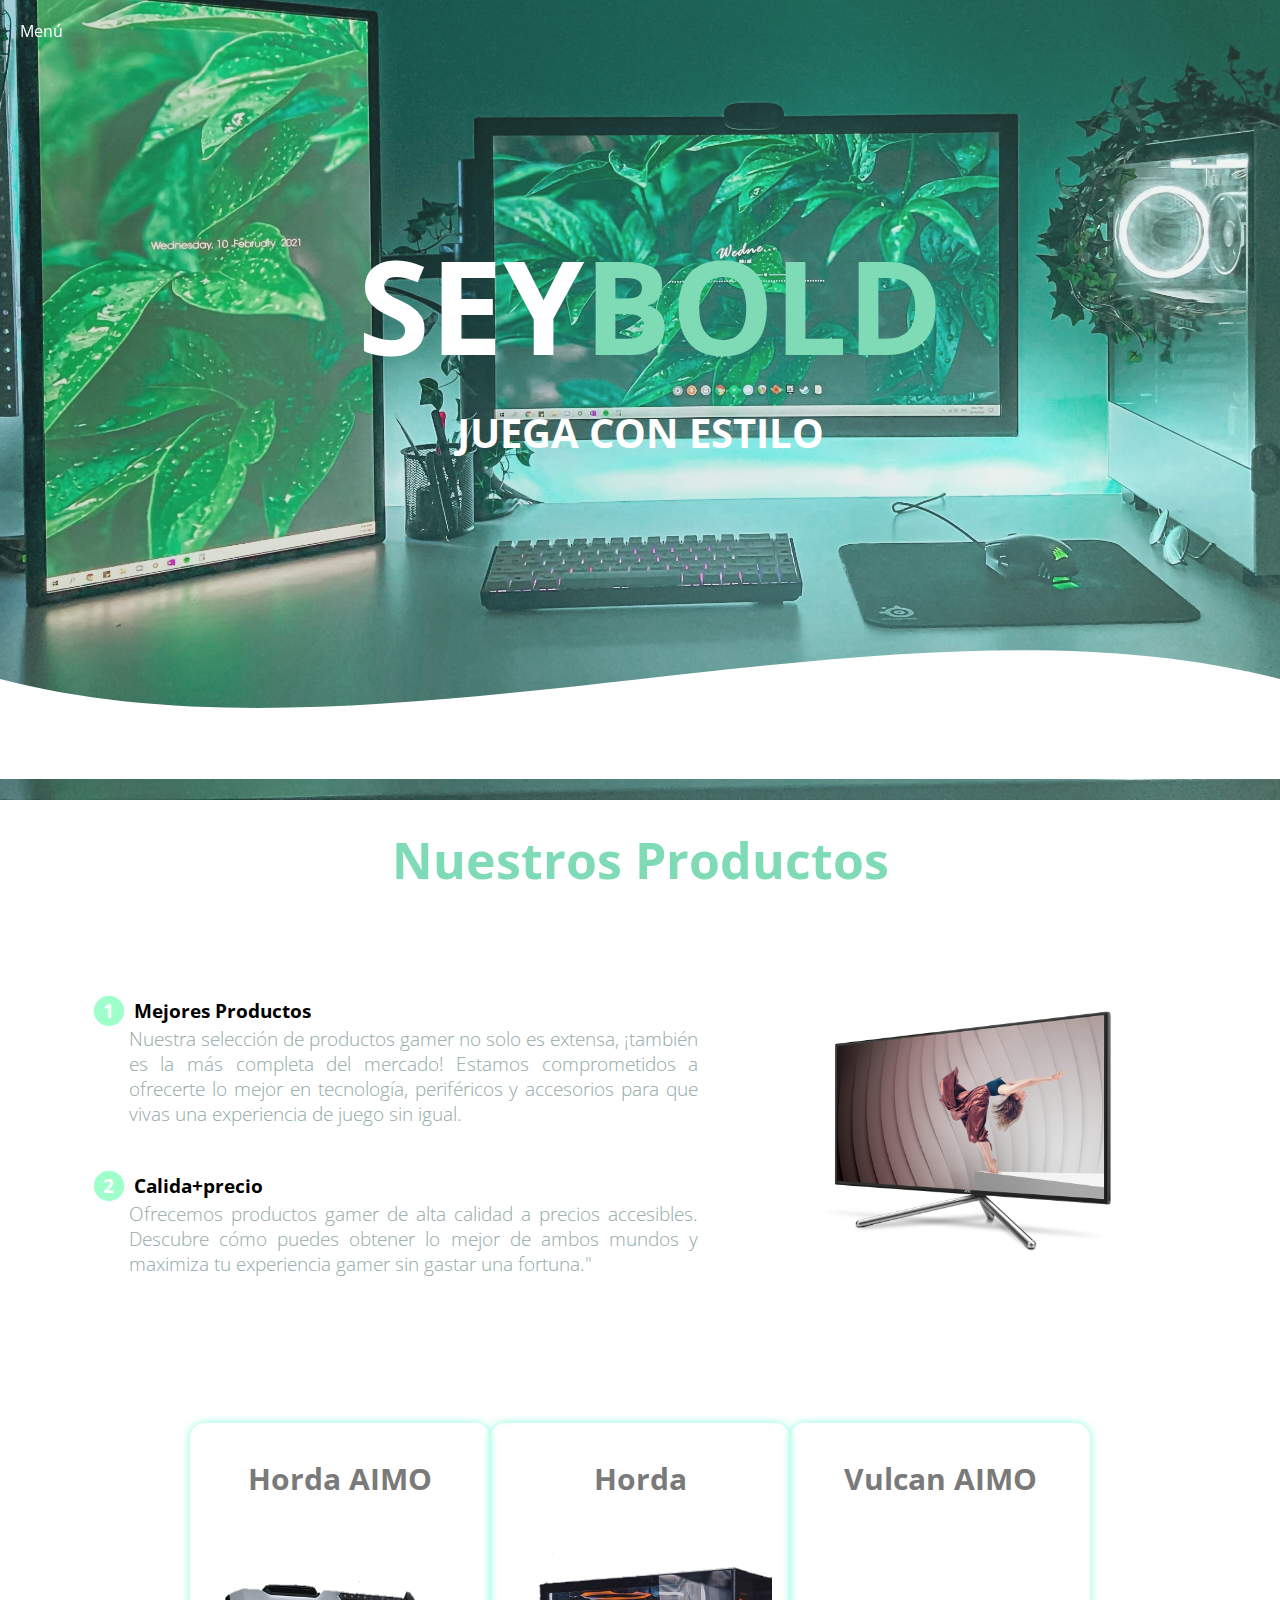
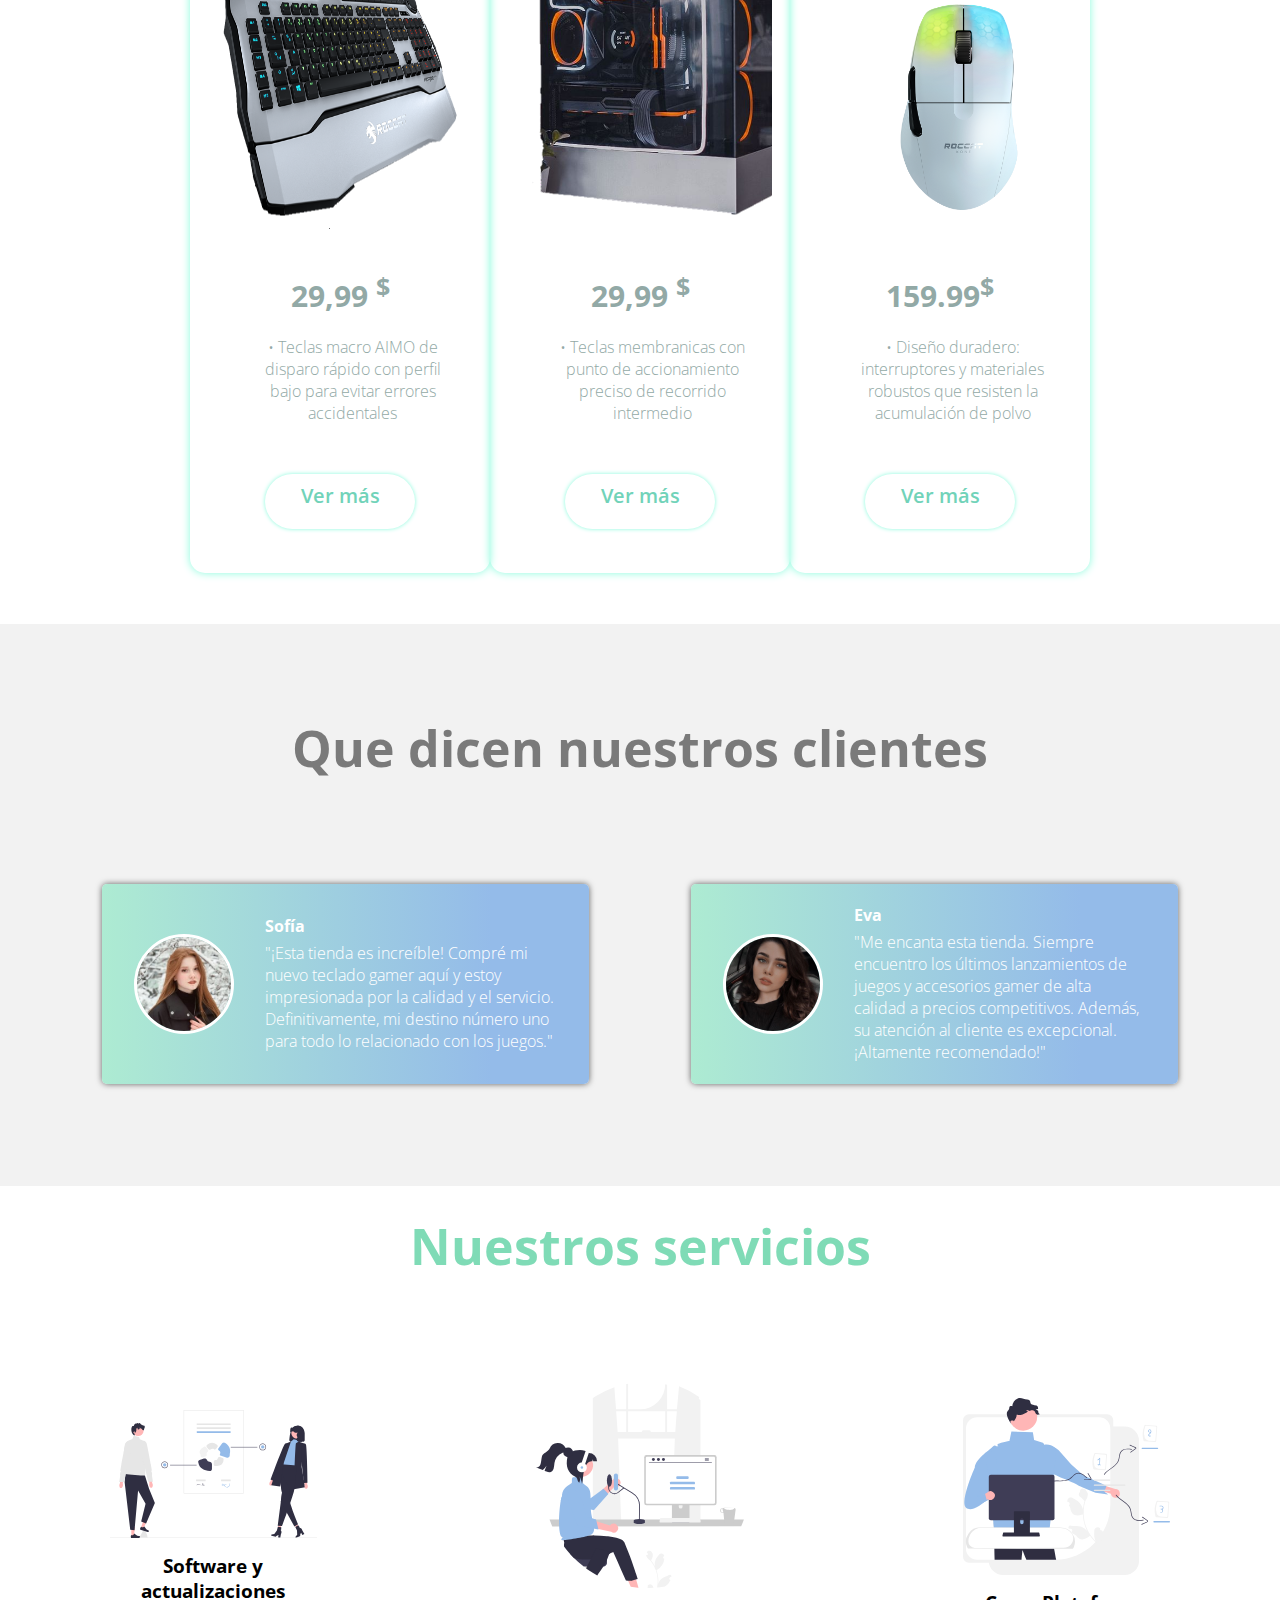
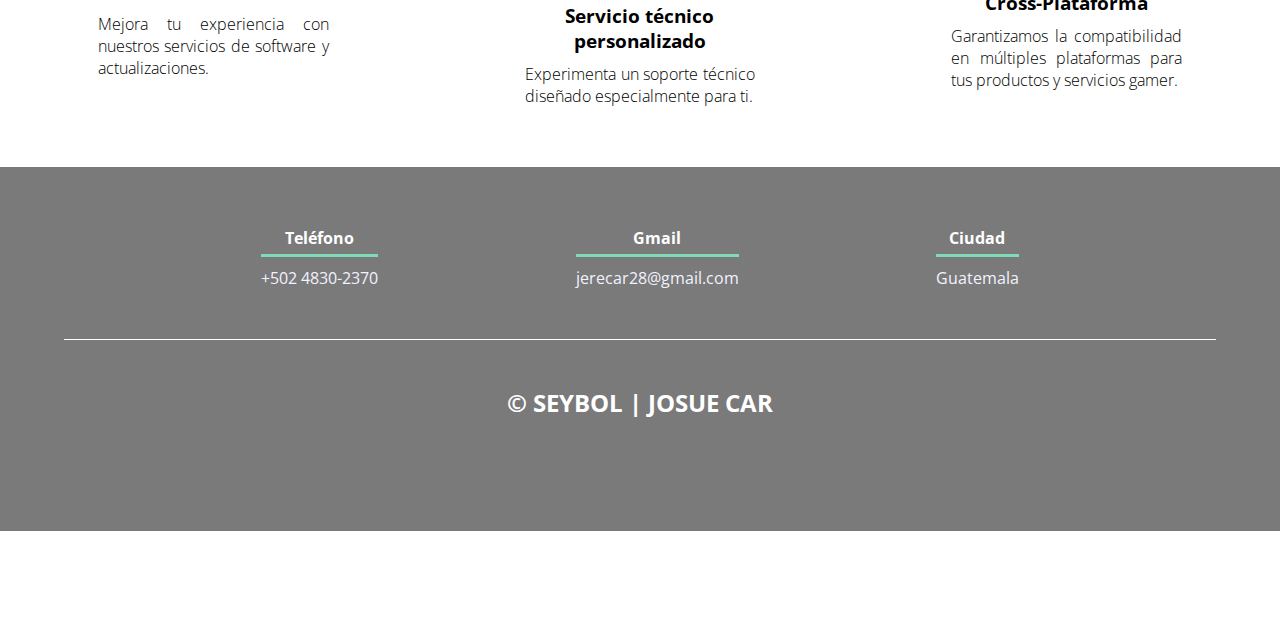
<file: index.html>
<!DOCTYPE html>
<html lang="es">

<head>
    <meta charset="UTF-8">
    <meta name="viewport" content="width=device-width, initial-scale=1.0">
    <meta http-equiv="X-UA-Compatible" content="ie=edge">
    <title>Landing Page</title>
    <link rel="stylesheet" href="estilos.css">
    <link href="https://fonts.googleapis.com/css?family=Open+Sans:300,400,700,800&display=swap" rel="stylesheet"> 
</head>

<body>
    <header>
        <div class="container">
            <nav>
                <a href="#" id="icono" class="icono">Menú</a>
                <div class="enlaces uno" id="enlaces">
                    <a href="#productos1">Productos</a>
                    <a href="#galeriapre">Galería</a>
                    <a href="#clientes1">Servicios</a>
                    <a href="">ㅤ</a>
                </div>
            </nav>
            <div class="textos">
                <h1>SEY<span>BOLD</span> </h1>
                <h2>JUEGA CON ESTILO</h2>
                
            </div>
        </div>
    </header>
    <div class="wave">
        <div style="height: 150px; overflow: hidden;" ><svg viewBox="0 0 500 150" preserveAspectRatio="none" style="height: 100%; width: 100%;"><path d="M-0.00,50.10 C150.00,150.33 349.20,-50.10 500.00,50.10 L500.00,150.33 L-0.00,150.33 Z" style="stroke: none; fill: #fff;"></path></svg></div>   
    </div>


    <main>  
        <section class="galeria" >
        
        <!--Nuestros productos-->
        <section class="contenedor sobre-nosotros" id="productos1">
            <h2 class="titulo">Nuestros Productos</h2>
            <div class="contenedor-sobre-nosotros">


                
                <div class="contenido-textos">
                    <h3>
                        <span>1</span> Mejores Productos
                        <p>Nuestra selección de productos gamer no solo es extensa, ¡también es la más completa del mercado! Estamos comprometidos a ofrecerte lo mejor en tecnología, periféricos y accesorios para que vivas una experiencia de juego sin igual.</p>
                    </h3>
                    <h3>
                        <span>2</span> Calida+precio
                        <p>Ofrecemos productos gamer de alta calidad a precios accesibles. Descubre cómo puedes obtener lo mejor de ambos mundos y maximiza tu experiencia gamer sin gastar una fortuna."</p>
                    </h3>
                </div>
                <div class="slider">
                    <ul>
                        <li>   
                             <img src="imagenes/monitor1.png" alt="" class="imagen-about-us">
                        </li>
                        <li>
                            <img src="imagenes/teclado2.png" alt="" class="imagen-about-us">
                        </li>
                        <li>     
                            <img src="imagenes/silla2.png" alt="" class="imagen-about-us"></li>
                        <li>
                            <img src="imagenes/audi6.png" alt="" class="imagen-about-us">                        
                        </li>
                    </ul>
                </div>
            </div>
        </section>





        
        <!--PRODUCTOS GALERIA-->
        
            <div class="contenedorr"  >
                <div class="tabla" id="galeriapre">
                    <h2 id="teclado">Horda AIMO</h2>
                    <img src="imagenes/teclado61.png" alt=""  height="90%"  width="100%" class="imgproducto">
                    <h3 class="sup">29,99 <sup>$</sup> </h3>
                    <p>•  Teclas macro AIMO de disparo rápido con perfil bajo para evitar errores accidentales</p>
                    <a href="productos.html" class="boton" >Ver más</a>
                </div>
        
                <div class="tabla filtro teclado">
                    <h2>Horda</h2>
                    <img src="imagenes/case1.png" alt="" class="imgproducto">
                    <h3>   29,99 <sup>$</sup></h3>
                    <p>• Teclas membranicas con punto de accionamiento preciso de recorrido intermedio</p>
                    <a href="productos.html" class="boton" >Ver más</a>
                </div>
        
                <div class="tabla filtro teclado">
                    <h2>Vulcan AIMO</h2>
                    <img src="imagenes/producto5.png" alt="" class="imgproducto">
                    <h3>159.99<sup>$</sup> </h3>
                    <p>• Diseño duradero: interruptores y materiales robustos que resisten la acumulación de polvo</p>
                    
                    <a href="productos.html" class="boton" >Ver más</a>
                </div>
            </div>
        
        



       
           <!--CLIENTES-->
           <section class="clientes contenedor" >
            <h2 class="titulo" >Que dicen nuestros clientes</h2>
            <div class="cards">
                <div class="card">
                    <img src="imagenes/cliente3.jpg" alt="">
                    <div class="contenido-texto-card">
                        <h4>Sofía</h4>
                        <p>"¡Esta tienda es increíble! Compré mi nuevo teclado gamer aquí y estoy impresionada por la calidad y el servicio. Definitivamente, mi destino número uno para todo lo relacionado con los juegos." </p>
                    </div>
                </div>
                <div class="card">
                    <img src="imagenes/cliente4.jpg" alt="">
                    <div class="contenido-texto-card">
                        <h4>Eva</h4>
                        <p>"Me encanta esta tienda. Siempre encuentro los últimos lanzamientos de juegos y accesorios gamer de alta calidad a precios competitivos. Además, su atención al cliente es excepcional. ¡Altamente recomendado!"</p>
                    </div>
                </div>
            </div>
        </section>

        <section class="about-services" id="clientes1">
            <div class="contenedor">
                <h2 class="titulo">Nuestros servicios</h2>
                <div class="servicio-cont">
                    <div class="servicio-ind">
                        <img src="imagenes/productos.svg" alt="">
                        <h3>Software y actualizaciones</h3>
                        <p>Mejora tu experiencia con nuestros servicios de software y actualizaciones.</p>
                    </div>
                    <div class="servicio-ind">
                        <img src="imagenes/undraw_podcast_re_wr88 (1).svg" alt="">
                        <h3>Servicio técnico personalizado</h3>
                        <p>Experimenta un soporte técnico diseñado especialmente para ti.</p>
                    </div>
                    <div class="servicio-ind">
                        <img src="imagenes/undraw_dev_productivity_re_fylf (1).svg" alt="">
                        <h3>Cross-Plataforma</h3>
                        <p>Garantizamos la compatibilidad en múltiples plataformas para tus productos y servicios gamer.</p>
                    </div>
                </div>
            </div>
            
        </section>
        <footer>
    
            <div class="contenedor-footer" >
                <div class="content-foo">
                    <h4>Teléfono</h4>
                    <p>+502 4830-2370</p>
                </div>
                <div class="content-foo">
                    <h4>Gmail</h4>
                    <p>jerecar28@gmail.com</p>
                </div>
                <div class="content-foo">
                    <h4>Ciudad</h4>
                    <p>Guatemala</p>
                </div>
            </div>
            <h2 class="titulo-final">&copy; SEYBOL | JOSUE CAR</h2>
        
        </footer>
    </section>
  
</main>

    <script src="script.js"></script>

</body>

</html>
</file>
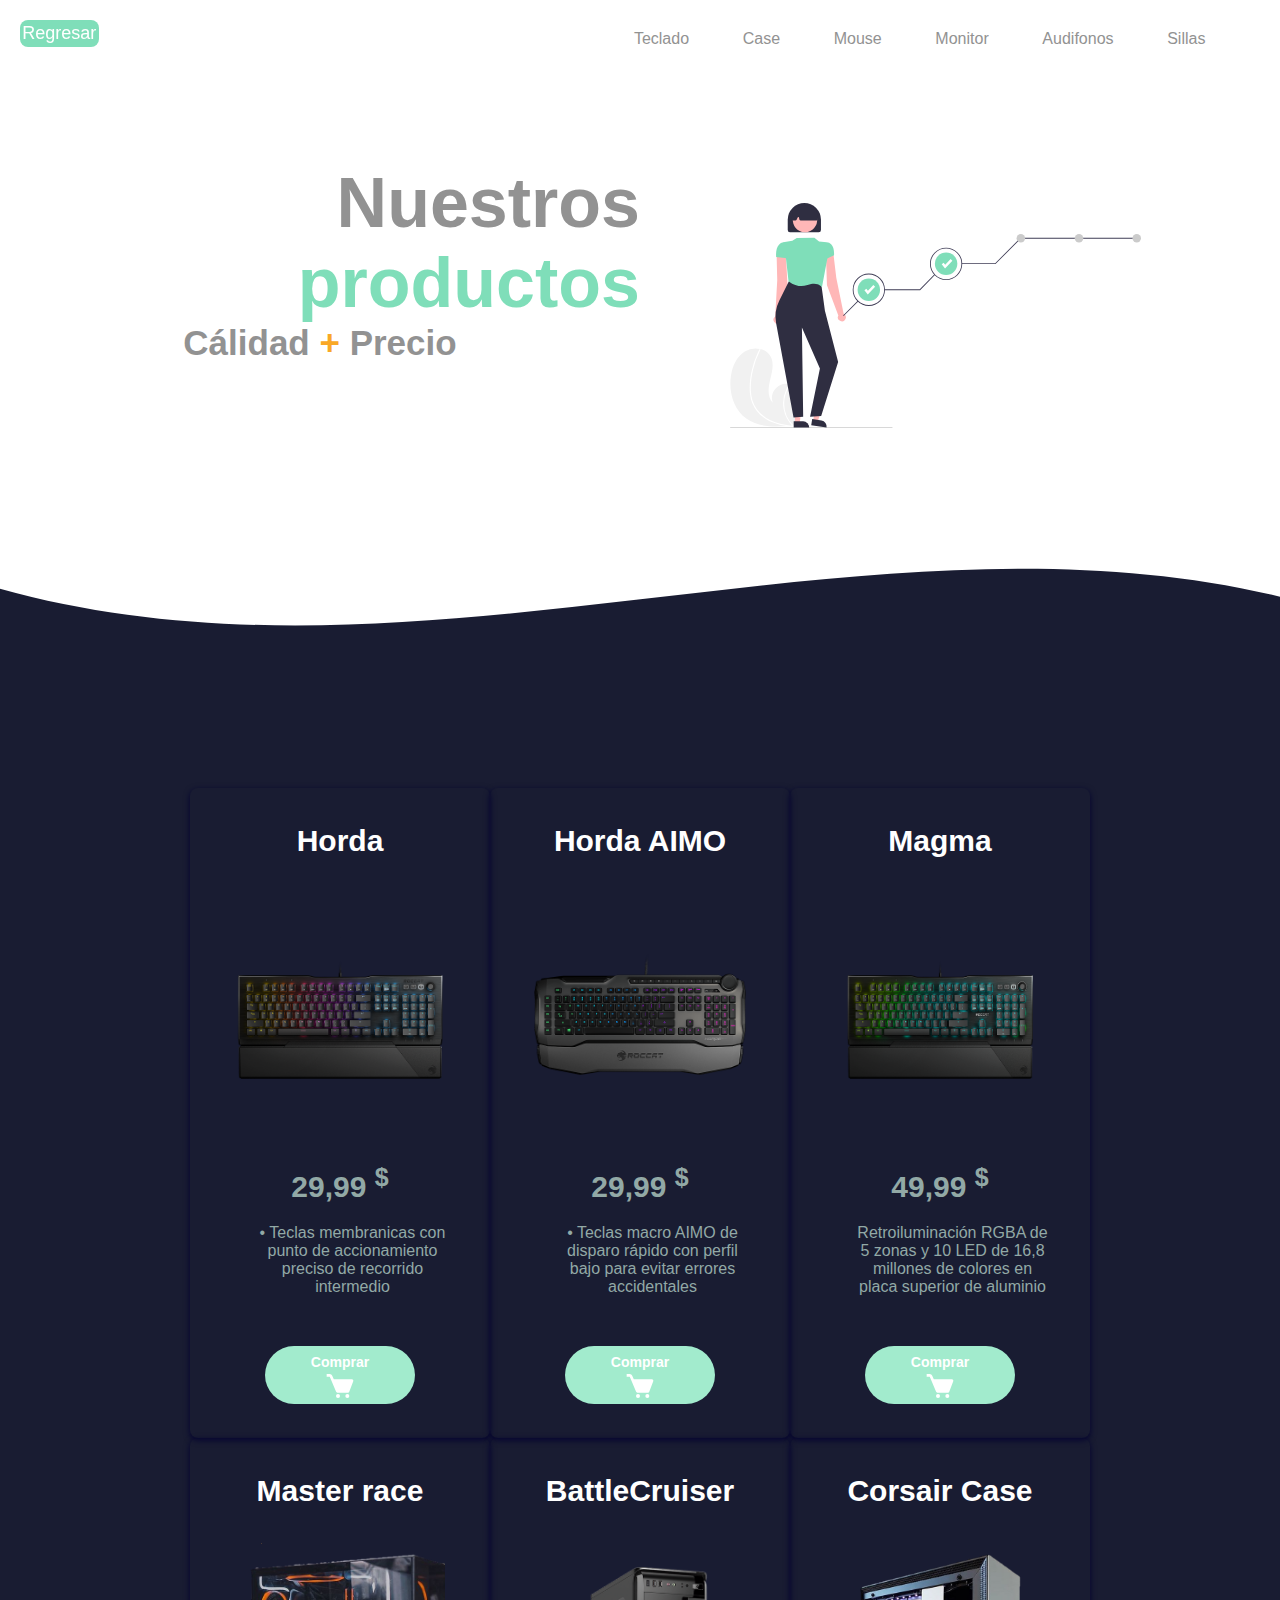
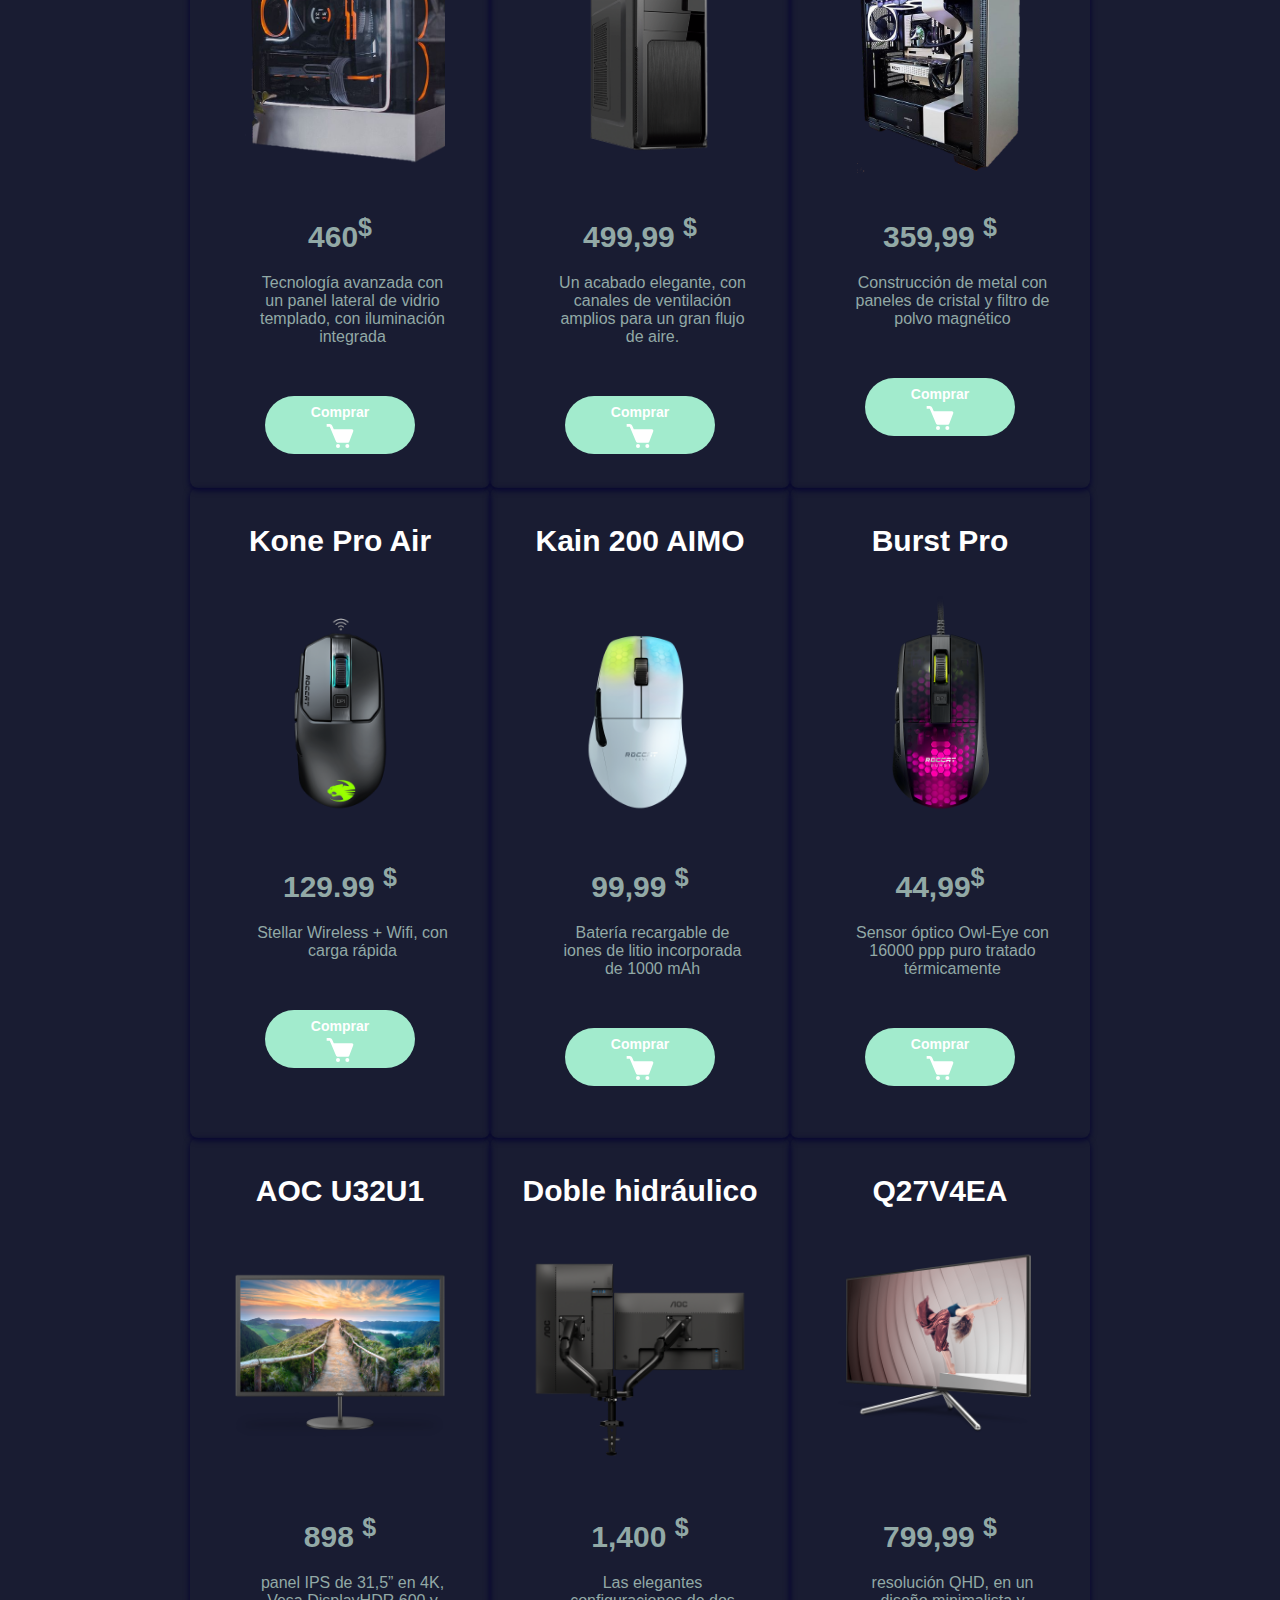
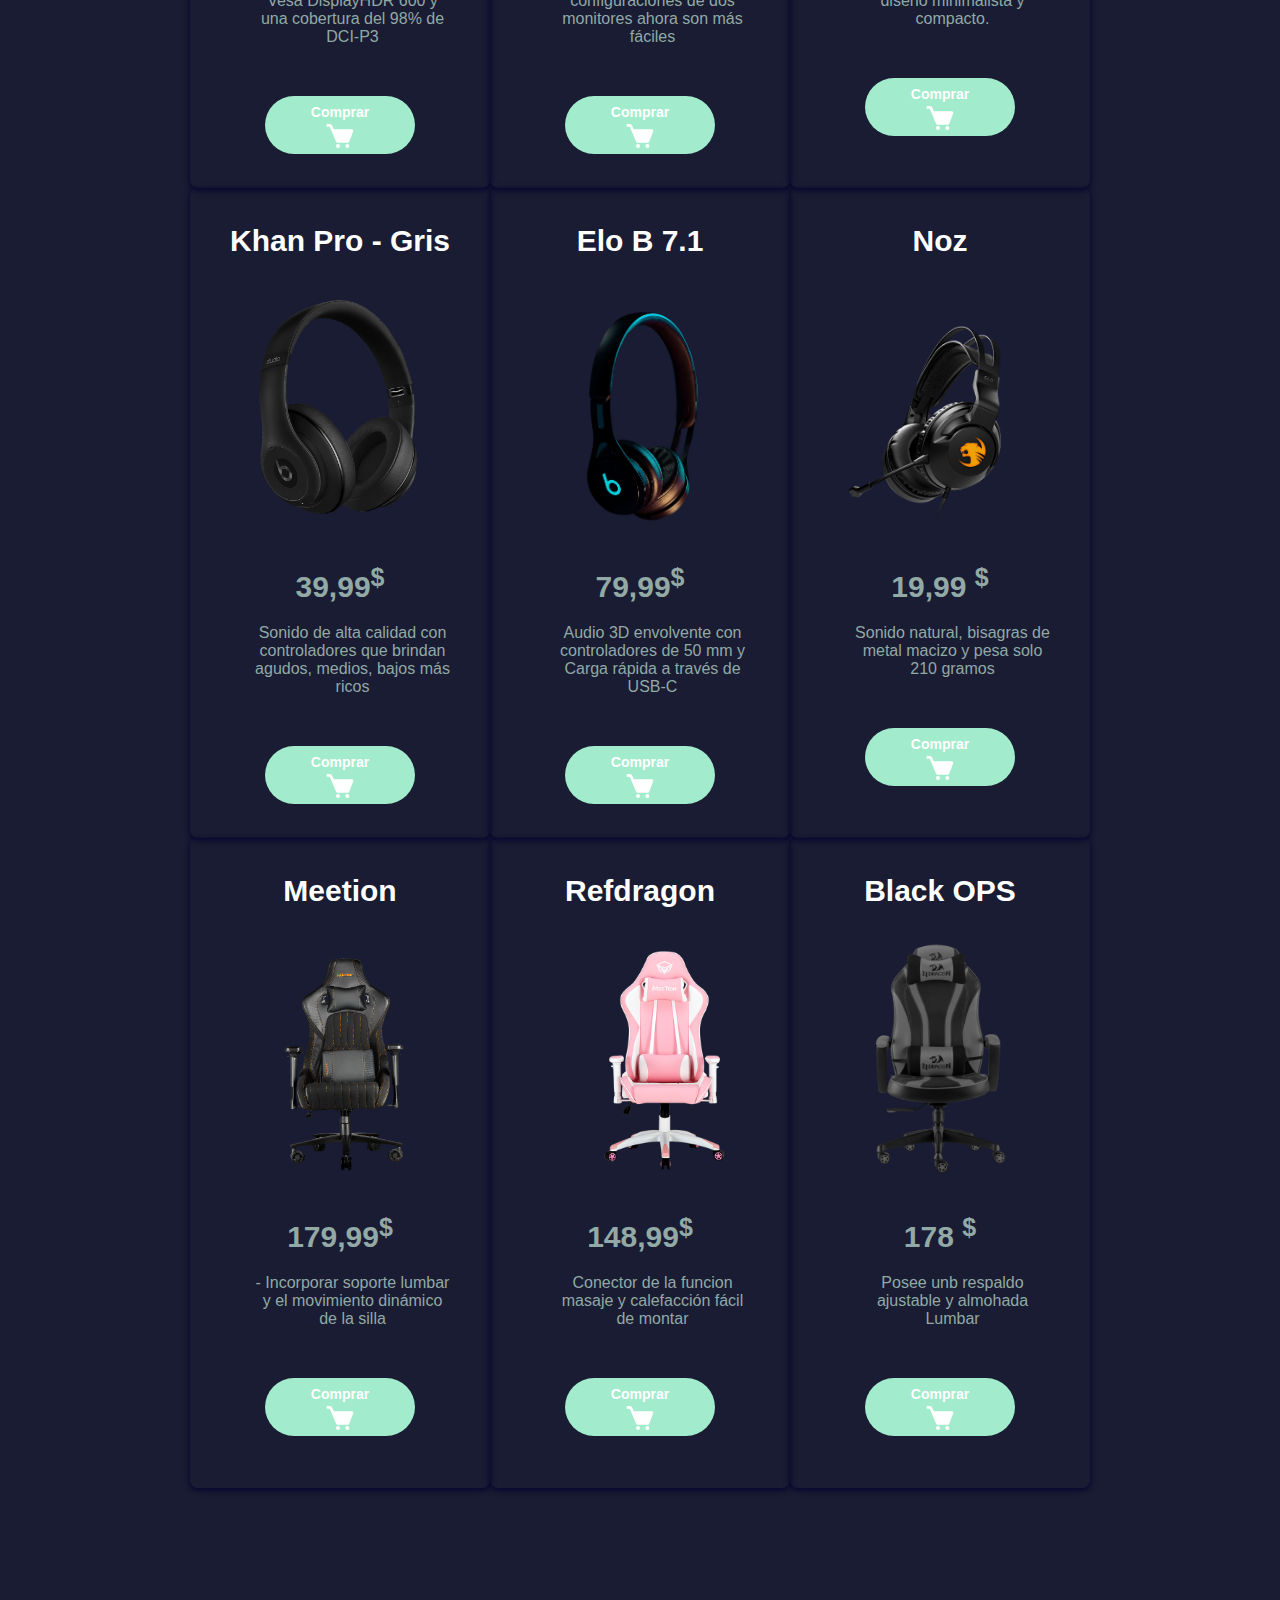
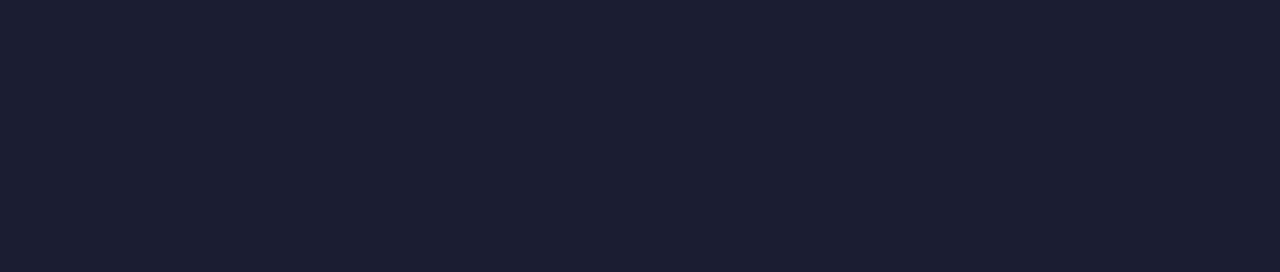
<file: productos.html>
<!DOCTYPE html>
<html lang="Es">
<head>
    <meta charset="UTF-8">
    <meta http-equiv="X-UA-Compatible" content="IE=edge">
    <meta name="viewport" content="width=device-width, initial-scale=1.0">
    <link rel="stylesheet" href="styleProd.css">
    <link rel="icon" href="faicon1.ico">
    <title>Nuestros productos</title>
</head>
<body>
    
        <section class="portada">
            <header>
        
            <nav>
            <a href="index.html#galeriapre" id="iconn" class="iconn">Regresar</a>
          
            </nav>  
        
            <div class="productos activoo">
                <a href="#teclado">Teclado</a>
                <a href="#case">Case</a>
                <a href="#mouse">Mouse</a>
                <a href="#monitor">Monitor</a>
                <a href="#audifonos">Audifonos</a>
                <a href="#sillas">Sillas</a>
            </div>
          <section class="textos-header">  
               <h1>
                   Nuestros   <span>productos </span>
                </h1>
        
               <h2> Cálidad  <span>+</span>   Precio</h2>
            </section>
             
        <img src="imagenes/ss.svg" class="imgpor">
            </header>
            <div class="wave"  style="height: 160px; overflow: hidden;" ><svg viewBox="0 0 500 150" preserveAspectRatio="none" style="height: 100%; width: 100%;"><path d="M-17.60,70.16 C157.33,212.26 345.82,-22.59 518.51,102.73 L513.99,157.99 L0.00,150.00 Z" style="stroke: none; fill:#191c32;"></path></svg></div>
                  <script  src="script.js"> </script>
       </section>




<section class="galeria">
    
    <div class="contenedorr" >
        <div class="tabla">
            <h2>Horda</h2>
            <img src="imagenes/Productos/teclado4.png" alt="" class="imgproducto">
            <h3>   29,99 <sup>$</sup></h3>
            <p>• Teclas membranicas con punto de accionamiento preciso de recorrido intermedio</p>
            <a href="#" class="boton" >Comprar <br> <img src="imagenes/añadir.svg"  > </a>

            </div>

        <div class="tabla filtro teclado">
            <h2 id="teclado">Horda AIMO</h2>
            <img src="imagenes/Productos/teclado2.png" alt=""  height="90%"  width="100%" class="imgproducto">
            <h3 class="sup">29,99 <sup>$</sup> </h3>
            <p>• Teclas macro AIMO de disparo rápido con perfil bajo para evitar errores accidentales</p>
            <a href="#" class="boton" >Comprar <br> <img src="imagenes/añadir.svg"  > </a>
        
        </div>


        <div class="tabla filtro teclado">
            <h2>Magma </h2>
            <img src="imagenes/Productos/teclado5.png" alt="" width="90%" class="imgproducto">
            <h3>49,99 <sup>$</sup> </h3>
            <p>Retroiluminación RGBA de 5 zonas y 10 LED de 16,8 millones de colores en placa superior de aluminio</p>
            <a href="#" class="boton" >Comprar<br> <img src="imagenes/añadir.svg"  > </a>
        </div>
          





        

    <div class="tabla filtro case">
        <h2 id="case">Master race</h2>
        <img src="imagenes/Productos/case1.png" alt="" class="imgproducto">
        <h3 class="sup">460<sup>$</sup> </h3>
        <p>Tecnología avanzada con un panel lateral de vidrio templado, con iluminación integrada</p>
        <a href="#" class="boton" >Comprar<br> <img src="imagenes/añadir.svg" > </a>
    </div>  
   

    <div class="tabla  filtro case">
        <h2> BattleCruiser</h2>
        <img src="imagenes/Productos/case4.png" alt="" class="imgproducto">
        <h3> 499,99 <sup>$</sup> </h3>
        
        <p>Un acabado elegante, con canales de ventilación amplios para un gran flujo de aire.</p>
        <a href="#" class="boton">Comprar <br> <img src="imagenes/añadir.svg" > </a>
    </div>

    <div class="tabla  filtro case">
        <h2>Corsair Case </h2>
        <img src="imagenes/Productos/case5.png" alt="" class="imgproducto">
        <h3>359,99 <sup>$</sup> </h3>
        <p>Construcción de metal con paneles de cristal y filtro de polvo magnético</p>
        <a href="#" class="boton" >Comprar<br> <img src="imagenes/añadir.svg"  > </a>
    </div>







  
    <div class="tabla  filtro mouse">
        <h2 id="mouse">Kone Pro Air </h2>
        <img src="imagenes/Productos/mouse5.png" alt="" class="imgproducto">
        <h3>129.99 <sup>$</sup> </h3>
        <p>Stellar Wireless + Wifi, con carga rápida</p>
        <a href="#" class="boton" >Comprar<br> <img src="imagenes/añadir.svg"  > </a>
    </div>

    <div class="tabla  filtro mouse">
        <h2>Kain 200 AIMO</h2>
        <img src="imagenes/producto5.png" alt="" class="imgproducto">
        <h3> 99,99 <sup>$</sup> </h3>
        <p>Batería recargable de iones de litio incorporada de 1000 mAh</p>
        <a href="#" class="boton">Comprar<br> <img src="imagenes/añadir.svg"  > </a>
    </div>

    <div class="tabla  filtro mouse">
        <h2>Burst Pro</h2>
        <img src="imagenes/Productos/mouse6.png" alt="" class="imgproducto">
        <h3>44,99<sup>$</sup> </h3>
        <p>Sensor óptico Owl-Eye con 16000 ppp puro tratado térmicamente</p>
        <a href="#" class="boton" >Comprar<br> <img src="imagenes/añadir.svg"  > </a>
    </div>




    <div class="tabla filtro monitor">
        <h2  id="monitor">AOC U32U1</h2>
        <img src="imagenes/Productos/monitor3.png" alt="" class="imgproducto">
        <h3 class="sup">898 <sup>$</sup> </h3>
        <p> panel IPS de 31,5” en 4K, Vesa DisplayHDR 600 y una cobertura del 98% de DCI-P3</p>
        <a href="#" class="boton" >Comprar<br> <img src="imagenes/añadir.svg"  > </a>
    </div>

    <div class="tabla filtro monitor">
        <h2> Doble hidráulico</h2>
        <img src="imagenes/Productos/monitor4.png" alt="" class="imgproducto">
        <h3> 1,400 <sup>$</sup> </h3>
        <p> Las elegantes configuraciones de dos monitores ahora son más fáciles</p>
        <a href="#" class="boton" >Comprar<br> <img src="imagenes/añadir.svg" > </a>
    </div>

    <div class="tabla filtro monitor">
        <h2>Q27V4EA</h2>
        <img src="imagenes/monitor1.png" alt="" class="imgproducto">
        <h3> 799,99 <sup>$</sup> </h3>
        <p> resolución QHD, en un diseño minimalista y compacto.</p>
        <a href="#" class="boton" >Comprar<br> <img src="imagenes/añadir.svg" > </a>
    </div>

   

    


 
    <div class="tabla filtro audifonos">
        <h2 id="audifonos">Khan Pro - Gris</h2>
        <img src="imagenes/Productos/audi13.png" alt="" class="imgproducto">
        <h3>   39,99<sup>$</sup> </h3>
        <p>Sonido de alta calidad con controladores que brindan agudos, medios, bajos más ricos</p>
        <a href="#" class="boton" >Comprar<br> <img src="imagenes/añadir.svg"  > </a>
    </div>

    <div class="tabla filtro audifonos">
        <h2>Elo B 7.1 </h2>
        <img src="imagenes/Productos/audi11.png" alt="" class="imgproducto">
        <h3> 79,99<sup>$</sup> </h3>
        <p>Audio 3D envolvente con controladores de 50 mm y Carga rápida a través de USB-C</p>
        <a href="#" class="boton" >Comprar<br> <img src="imagenes/añadir.svg"  > </a>
    </div>

    <div class="tabla filtro audifonos">
        <h2>Noz</h2>
        <img src="imagenes/Productos/audi5.png" alt="" class="imgproducto">
        <h3> 19,99 <sup>$</sup> </h3>
        <p>Sonido natural, bisagras de metal macizo y pesa solo 210 gramos</p>
        <a href="#" class="boton" >Comprar<br> <img src="imagenes/añadir.svg" > </a>
    </div>




  
    
    <div class="tabla filtro silla">
        <h2 id="sillas">Meetion</h2>
        <img src="imagenes/Productos/silla1.webp" alt="" class="imgproducto">
        <h3>  179,99<sup>$</sup> </h3>
        <p>- Incorporar soporte lumbar y el movimiento dinámico de la silla</p>
        <a href="#" class="boton" >Comprar<br> <img src="imagenes/añadir.svg"  > </a>
    </div>

    <div class="tabla filtro silla">
        <h2>Refdragon</h2>
        <img src="imagenes/silla2.png" alt="" class="imgproducto">
        <h3> 148,99<sup>$</sup> </h3>
        <p>Conector de la funcion masaje y calefacción fácil de montar</p>
        <a href="#" class="boton" >Comprar<br> <img src="imagenes/añadir.svg"  > </a>
    </div>

    <div class="tabla filtro silla">
        <h2>Black OPS</h2>
        <img src="imagenes/Productos/silla4.png" alt="" class="imgproducto">
        <h3> 178 <sup>$</sup> </h3>
        <p>Posee unb respaldo ajustable y almohada Lumbar</p>
        <a href="#" class="boton">Comprar<br> <img src="imagenes/añadir.svg"  > </a>
    </div>
</section>
</body>
</html>
</file>
<file: estilos.css>
*{
    margin:0;
    padding: 0;
    box-sizing: border-box;
}

body{
    font-family: 'Open Sans', sans-serif;
}

nav{
    position: fixed;
    top: 20px;
    left: 20px;
    display: flex;
    justify-content: flex-start;
}

nav a{
    color:#fff;
    text-decoration: none;
}

.icono{
    display: block;
    z-index: 100000000;
    animation: moverIzquierda 1s ease-in;
}

header{
    
    width: 100%;
    height: 800px; /*modifica altura de fondo*/
    background: #BBD2C5;  
    background: -webkit-linear-gradient(to right, #5369763b, #bbd2c527);  
    background: linear-gradient(to right, #5369763a, #bbd2c52f), url(imagenes/portada3.jpg); 
    background-size:cover; /*modifica tamaño del fondo*/

    padding:  75px; /*modifica tamaño del fondo*/
    /*  */

}
main{
    background-color: #7a7a7a;
    
}


.container{
    width: 100%; /* Separación entre contenido de la portada */
    display: flex;
    align-items: center;
    justify-content: space-around; /* distrubye el contenido */
    margin: auto;
}

h2{
    font-size: 50px;
    color: rgb(127, 219, 182);
    text-align: center;
    padding-bottom: 8%;
    padding-top: 2%;
}



.textos{
    width: 50%;
    color:#fff;
    text-align: center;
}

.textos h1{
    
    font-size:130px;
    animation: arriba 2s ease-in;
    padding-top: 25%;

}

.textos  span{
color: rgb(127, 219, 182);
}


.textos h2{
    color: #fff;
    font-size:40px;
    animation: arriba 2s ease-in;
}

.textos a{
    display: inline-block;
    color:#fff;
    font-weight: 300;
    text-decoration: none;
    margin-top: 30px;
    border: 1px solid #fff;
    width: 150px;
    border-radius: 3px;
    text-align: center;
    padding: 10px 0;
    animation: arriba 2s ease-in;

}

.wave{
    height: 100px;
    width: 100%;
    justify-content: space-around;
    position: absolute; 
    bottom: 19%;
    

   }

.enlaces{
    position: fixed;
    display: flex;
    top: 0;
    background: #000;
    justify-content: space-around;
    align-items: center;
    height: 85vh; /*modifica el tamaño del menu*/
    right: 0;
    flex-direction: column;
    width: 100%;
    transition: all 1s ease;
     background: hsla(156, 61%, 36%, 1);
        background: linear-gradient(360deg, hsla(156, 61%, 36%, 1) 0%, hsla(190, 90%, 16%, 1) 50%, hsla(156, 61%, 36%, 1) 100%);        
        background: -moz-linear-gradient(360deg, hsla(156, 61%, 36%, 1) 0%, hsla(190, 90%, 16%, 1) 50%, hsla(156, 61%, 36%, 1) 100%);
        background: -webkit-linear-gradient(360deg, hsla(156, 61%, 36%, 1) 0%, hsla(190, 90%, 16%, 1) 50%, hsla(156, 61%, 36%, 1) 100%);
    
}

.uno{
    
-webkit-clip-path: circle(0% at 0 0);
clip-path: circle(0% at 0 0);

}

.dos{
    
    -webkit-clip-path: circle(150% at 0 0);
    clip-path: circle(150% at 0 0);
    
    }

@keyframes moverIzquierda{
    0%{
        opacity: 0;
        transform: translateX(-100px);
    }

    100%{
        opacity: 1;
        transform: translate(0);
    }
}

@keyframes moverDerecha{
    0%{
        opacity: 0;
        transform: translateX(100px);
    }

    100%{
        opacity: 1;
        transform: translate(0);
    }
}

@keyframes arriba{
    0%{
        opacity: 0;
        transform: translateY(100px);
    }

    100%{
        opacity: 1;
        transform: translate(0);
    }
}

@media screen and (max-width:1000px){
    img{
        height: 400px;
    }

}

@media screen and (max-width:800px){
    img{
        height: 370px;
    }
    .textos h1{
        font-size: 70px;
    }

    .textos h2{
        font-size: 25px;
    }
    
}

@media screen and (max-width:700px){
    img{
        height: 250px;
    }
    .textos h1{
        font-size: 40px;
    }

    .textos h2{
        font-size: 15px;
    }
    
}

@media screen and (max-width:450px){
    .container{
        width: 100%;
        flex-wrap: wrap-reverse;
        justify-content: center;
    }
    .textos{
        width: 100%;
        text-align: center;
    }
    .textos h1{
        font-size: 60px;
    }    
}

@media screen and (max-width:340px){
    img{
        height: 160px;
    }
    .textos h1{
        font-size: 35px;
    }
    .textos a{
        width: 120px;
    }
    .textos h2{
        font-size: 15px;
    }
    
}











/*NUESTROS PRODUCTOS*/
/* */


.contenedor-sobre-nosotros{
    display: flex;
    justify-content: space-evenly;
    bottom: 110%;
    background-color: #fff;
   
}

.imagen-about-us{
    width: 35%;
    padding-bottom:8% ;
}

.sobre-nosotros .contenido-textos{
    width: 48%;
    text-align: justify;
  
}


/*slider*/

.slider{
    width: 30%;
    height: 350px;
    overflow: hidden;
    padding-bottom: 10%;
  }
  .slider ul{
      display: flex;
      animation: cambio 20s infinite alternate linear;
      width: 400%;
  }
  .slider li{
      width: 100%;
      list-style: none;
  }
  .slider img{
      width:90%;
      height: 90%;
  }
  @keyframes cambio{
      0%{margin-left: 0;}
      20%{margin-left: 0;}
      
      25%{margin-left: -100%;}
      45%{margin-left: -100%;}
      
      50%{margin-left: -200%;}
      70%{margin-left: -200%;}
      
      75%{margin-left: -300%;}
      100%{margin-left: -300%;}
  }
  @media only screen and (min-width:320px) and (max-width:768px){
  .slider, .slider ul, .slider img{
      height: 100vh;
  }
  }

.contenido-textos h3 {
    margin-bottom: 15px;
}


.contenido-textos h3   span{
    background: #9fffcb;  
    color: #fff;
    border-radius: 50%;
    display: inline-block;
    text-align: center;
    width: 30px;
    height: 30px;
    padding: 2px;
    box-shadow: 0 0  1px 0 rgba(140, 245, 243, 0.662); /*Color de borde de galeria*/
    margin-right: 5px;
}

.contenido-textos p{
    padding: 0px 10px 30px 35px;
    font-weight: 300;
    text-justify: justify;
    color: #92A9A6;
}




/*GALERIA*/


.clientes h2{
    color: #7a7a7a;
}

.galeria{
    background: #fff;
    position: relative;
    padding-bottom: 7%;
}



.contenedorr{
    width: 150%;
    max-width: 900px;
    margin: auto;
    display: flex;
    justify-content: center;
    align-items: center;
    flex-wrap: wrap;
    background: #fff;
    padding-top: 6%;
    padding-bottom: 4%;
    
}


.contenedorr p{
    padding: 0px 10px 30px 35px;
    font-weight: 300;
    text-justify: justify;
    color: #fff;
}

.tabla{
    width: 30%;
    height: 750px;
    margin: auto;
    /* color morado
    box-shadow: 0px 0px 6px 0px rgb(201, 134, 251);
    */
    box-shadow: 0px 0px 8px 0px rgb(134, 251, 220);
    border-radius: 15px;
    padding: 30px;
    text-align: center;
    flex-grow: 1;
    color:#fff ;
    
    


}

.tabla>h2{
    font-size: 30px;
    margin-bottom: 35px;
    color: #7a7a7a;;
    
}

.tabla>h2 :hover{
    font-size: 30px;
    margin-bottom: 35px;
    color:#fff;
    
}

.tabla>h3{
    color: #92A9A6;
}


.tabla p{
    padding: 0px 10px 30px 35px;
    font-weight: 300;
    text-justify: justify;
    color: #92A9A6;
}


.tabla img{
    height: 40%;
    margin-bottom: 35px;
}

.tabla> h3{
    font-size: 30px;
    margin-bottom: 20px;
}

.tabla >p{
    display: block;
    margin-bottom: 20px;
}

.tabla:hover P{
    display: block;
    margin-bottom: 20px;
    color:#FFF;
}


.boton{
    display: inline-block;
    width: 150px;
    height: 8%;
    padding: 8px;
   background-color: #FFF;
    text-decoration: none;
    color:  rgb(113, 211, 185);
    border-radius: 100px;
    text-align: center, center;
    font-size: 20px;
    font-weight: 600;
    margin: auto;
    flex-wrap: wrap;
    padding-bottom: -10%;
    box-shadow: 0px 0px 4px 0px rgb(134, 251, 220);
}




.tabla:hover{
/*
COLOR MORADO
    background-image: linear-gradient(to right top, #ebe4f8, #e3d7f7, #dacbf6, #d2bef5, #c9b2f4, #c9b2f4, #c9b2f4, #c9b2f4, #d2bef5, #dacbf6, #e3d7f7, #ebe4f8);

*/    background: rgb(148,187,233);
    background: linear-gradient(90deg, rgba(148,187,233,1) 0%, rgba(173,235,210,1) 80%);
   
    transition: 0.5s all;
    transform: scale(1.15);
    cursor: pointer;
}

.tabla:hover h2{    /**SINTAXIS CORRECTA DEL TITULO DE LA TABLA PARA CAMBIAR COLOR*/
    color: #FFF;
}
.tabla:hover h3{    /**SINTAXIS CORRECTA DEL TITULO DE LA TABLA PARA CAMBIAR COLOR*/
    color: #FFF;
}
.tabla .imgproducto:hover{
    cursor: pointer;
}



/*OPINION */



.clientes{
background-color: #f2f2f2;
padding-top: 5%;


}



.cards{
    background-color: #f2f2f2;
    display: flex;
    justify-content: space-evenly;
    padding-bottom: 8%;

}

.cards .card{
   /* background: #7a7a7a; color gris oscuro 
   background: rgb(238,174,202);
   background: radial-gradient(circle, rgba(238,174,202,1) 0%, rgba(148,187,233,1) 100%);
   */

    background: rgb(148,187,233);
    background: linear-gradient(90deg, rgba(173,235,210,1) 0%, rgba(148,187,233,1) 80%);
    display: flex;
    width: 38%;
    height: 200px;
    align-items: center;
    justify-content: space-evenly;
    border-radius: 5px;
    box-shadow: 0 0 6px 0 rgba(0, 0, 0, 0.6);
    
}

.cards .card img{
    width: 100px;
    height: 100px;
    object-fit: cover;
    border: 3px solid #fff;
    border-radius: 50%;
    display: block;
}

.cards .card > .contenido-texto-card{
    width: 60%;
    color: #fff;
}

.cards .card > .contenido-texto-card p{
    font-weight: 300;
    padding-top: 5px;
}




/*EXPERTOS EN*/


.about-services{
    background: #fff;
    padding-bottom: 60px;
}

.about-services h2{
    color: rgb(127, 219, 182);
    font-size: 50px;

}

.servicio-cont{
    display:flex;
    justify-content: space-around;
    align-items: center;
}

.servicio-ind{
    width: 18%;
    text-align: center;
}

.servicio-ind img{
    width: 90%;
}

.servicio-ind h3{
    margin: 10px 0;
}

.servicio-ind p{
    font-weight: 300;
    text-align: justify;
}



/* footer */

footer{
   
   /* COLOR 1
    background: rgb(148,187,233);
    background: linear-gradient(90deg, rgba(148,187,233,1) 0%, rgba(238,174,202,0.9716678907891282) 50%, rgba(173,235,210,1) 100%);
    */
    background-color: #7a7a7a;
    padding: 60px 0 10px 0;
    margin: auto;
    overflow: hidden;
}

.contenedor-footer{
    display: flex;
    width: 90%;
    justify-content: space-evenly;
    margin: auto;
    padding-bottom: 50px;
    border-bottom: 1px solid #FFF ;
}

.content-foo{
    text-align: center;
}

.content-foo h4{
    color: #fff;
    border-bottom: 3px solid  rgb(127, 219, 182);
    padding-bottom: 5px;
    margin-bottom: 10px;
}

.content-foo p{
    color: #f2f2ff;
}

.titulo-final{
    text-align: center;
    font-size: 24px;
    margin: 20px 0 0 0;
    color:  #fff ;
    
}




/*RESPONSIVE*/

/* Encabezado y menú */
@media screen and (max-width: 768px) {
    header {
      padding: 40px;
      height: auto;
    }
    
    .container {
      flex-direction: column;
      align-items: center;
    }
    
    .icono {
      display: none;
    }
    
    .enlaces {
      display: none;
      position: static;
      height: auto;
      background: none;
    }
    
    .icono:checked ~ .enlaces {
      display: flex;
    }
  }
  
  /* Slider de productos */
  @media screen and (max-width: 768px) {
    .slider {
      width: 80%;
      height: auto;
      overflow: hidden;
      padding-bottom: 20px;
    }
    
    .slider ul {
      display: flex;
      width: 300%;
    }
    
    .slider li {
      width: 33.33%;
    }
  }
  
  /* Sección de clientes y servicios */
  @media screen and (max-width: 768px) {
    .cards {
      flex-direction: column;
      align-items: center;
    }
    
    .servicio-cont {
      flex-direction: column;
      align-items: center;
    }
    
    .servicio-ind {
      width: 70%;
      margin-bottom: 20px;
    }
  }
</file>
<file: styleProd.css>
*{
    margin: 0;
    padding: 0;
    box-sizing: border-box;
    }
    
    body {
    font-family: 'Poppins', sans-serif;   
    }
    
    
   






header{ 
    width: 100%;
    height: 500px;
    background: #FFF;
    background-size:1025px;
    background-attachment: fixed;
    position: relative;
}

nav{
    position:fixed ;
    top: 20px;
    left:20px;
    display: flex;
    justify-content: flex-start;
}


nav a{
    color: #fff;
    font-weight: 300;
    text-decoration: none;
    font-size: 16px;
    padding:  4%;
    padding-left: 3%;
    display: inline-block;
}


nav > .enlaces{                    /*PARA ACORTAR DISTANCIA ENTRE OPC MENU*/
    padding-bottom: 10%;
}

.productos {
    text-align: right;
    padding: 30px 50px 0 0;
    color:#fff;
    
}

.productos a{
    color: #929292;
    text-decoration: none;
    padding: 2%;
    
    animation: moverIzquierda 2s ease-in;
}




.productos a:hover {
    color: #F9A826;
    
}



.iconn{
    font-size: 18px;
    display: block;
    z-index: 100000000;
    animation: moverIzquierda 1s ease-in;
    border-radius: 8px;
    color: #fff;
    background: #7FDEB9;
}

.iconn:hover{
    color: #929292;
    background: none;
    
}

.iconn:active{
    transform: scale(.8);
}

nav > .enlacesuno {
        text-decoration: none;
        display: inline-block;
        color: #fff;
       font-weight: 300;
       text-decoration: none;
       margin-top: 30px;
       border: 1px solid #fff;
       width: 150px;
       border-radius: 3px;
       padding: 10px 0 ;    
}

header .textos-header {
    display: flex;
    height: 430px;
    align-items: center;
    justify-content: center;
    flex-direction: column;    
    width: 50%;
    color: #fff; 
}

.textos-header h1{
        font-size: 70px;
        animation: moverArriba 1.5s ease-in;
       text-align: end;
        color: #929292;
    } 

    .textos-header h1 span{
        color: #7FDEB9;
    }

    .textos-header h2{
        font-size: 35px;
        text-align:left;
        animation: moverArriba 1.5s ease-in;
       color: #929292;
    }


    .textos-header h2 span{
        color: #F9A826;
    }

    header  .imgpor{
        position: relative;
        justify-content: space-around;
        height: 45%;
        left: 57%;
        bottom: 55%;
        animation: moverDerecha 2.5s ease-in;
    }


  
    @keyframes moverIzquierda{
        0%{
            opacity: 0;
            transform: translateX(-100px);
        }
        
        100%{
            opacity: 1;
            transform: translate(0);
        }
    }

    @keyframes moverArriba{
        0%{
            opacity: 0;
            transform: translateY(100px);
        }

        100%{
            opacity: 1;
            transform: translate(0);
        }
    }

    @keyframes moverDerecha{
        0%{
            opacity: 0;
            transform: translatex(100px);
        }

        100%{
            opacity: 1;
            transform: translate(0);
        }
    }

    


    .uno{
 clip-path: circle(0% at 0 0);
 clip-path: circle(0% at 0 0);  
}

.dos{
    clip-path: circle(150% at 0 0);
    clip-path: circle(150% at 0 0);    
}









.galeria{
    background: #191c32;
    position: relative;
    padding-bottom: 30%;
}


.contenedorr{
    width: 150%;
    max-width: 900px;
    margin: auto;
    display: flex;
    justify-content: center;
    align-items: center;
    flex-wrap: wrap;
    background: #191c32;
    padding-top: 10%;
}


.contenedorr p{
    padding: 0px 10px 30px 35px;
    font-weight: 300;
    text-justify: justify;
    color: #92A9A6;
}

.tabla{
    width: 30%;
    height: 650px;
    margin: auto;
    box-shadow: 0px 0px 1px 0px rgb(56, 56, 56);
    border-radius: 8px;
    padding: 30px;
    text-align: center;
    flex-grow: 1;
    color:#fff ;
    padding-top: 4%;
    padding-bottom: 4%;
    justify-content: space-around;
    box-shadow: 0 2px  6px 0 rgb(3, 2, 48);
}

.tabla>h2{
    font-size: 30px;
    margin-bottom: 35px;
    
}

.tabla>h3{
    color: #92A9A6;
}


.tabla p{
    padding: 0px 10px 30px 35px;
    font-weight: 300;
    text-justify: justify;
    color: #92A9A6;
}


.tabla img{
    height: 40%;
    margin-bottom: 35px;
}

.tabla> h3{
    font-size: 30px;
    margin-bottom: 20px;
}

.tabla >p{
    display: block;
    margin-bottom: 20px;
}

.boton{
    display: inline-block;
    width: 150px;
    height: 10%;
    padding: 8px;
    background: #a2ebcd;
    text-decoration: none;
    color: #FFF;
    border-radius: 100px;
    text-align: center;
    font-size: 14px;
    font-weight: 600;
    margin: auto;
    flex-wrap: wrap;
    padding-bottom: -10%;
}

.boton img{
    height: 75%;
}

/*
.boton:hover{
    background: #F9A826;
} */


.tabla:hover{
    border-radius: 8px;
    background: #000428;  /* fallback for old browsers */
background: -webkit-linear-gradient(to right, #004e92, #000428);  /* Chrome 10-25, Safari 5.1-6 */
background: linear-gradient(to right, #004e92, #000428); /* W3C, IE 10+/ Edge, Firefox 16+, Chrome 26+, Opera 12+, Safari 7+ */


    color: #fff;
    transition: 0.5s all;
    transform: scale(1);
    cursor: pointer;
}

.tabla:hover h2{
    color: #FFF;
}

.tabla .imgproducto:hover{
    transform: scale(1.2);
    transition: all ease 1.3s;
    cursor: pointer;
}


/* Media query para pantallas más pequeñas */
@media (max-width: 768px) {
    /* Modifica el tamaño del encabezado */
    header {
        height: 300px;
    }

    /* Alinea el menú a la izquierda */
    nav {
        left: 10px;
    }

    /* Ajusta el tamaño del texto del menú */
    nav a {
        font-size: 14px;
    }

    /* Ajusta el padding de los productos */
    .productos {
        padding: 20px 30px 0 0;
    }

    /* Ajusta el tamaño del icono */
    .iconn {
        font-size: 16px;
    }

    /* Modifica el tamaño del texto del encabezado */
    .textos-header h1 {
        font-size: 40px;
        margin-top: -10%;
    }

    .textos-header h2 {
        font-size: 20px;
        margin-left: -50%;
        margin-top: 2%;
    }

    /* Ajusta la posición de la imagen */
    .imgpor {
        left: 50%;
        bottom: 60%;
    }
}

/* Media query para pantallas aún más pequeñas */
@media (max-width: 480px) {
    /* Modifica el tamaño del encabezado */
    header {
        height: 200px;
    }

    /* Ajusta el tamaño del texto del menú */
    nav a {
        font-size: 12px;
    }

    /* Ajusta el padding de los productos */
    .productos {
        padding: 10px 20px 0 0;
    }

    /* Ajusta el tamaño del icono */
    .iconn {
        font-size: 14px;
    }

    /* Modifica el tamaño del texto del encabezado */
    .textos-header h1 {
        font-size: 32px;
        margin-top: -15%;
    }

    .textos-header h2 {
        font-size: 18px;
        margin-left: -60%;
        margin-top: 0;
    }

    /* Ajusta la posición de la imagen */
    .imgpor {
        left: 50%;
        bottom: 50%;
    }
}
</file>
